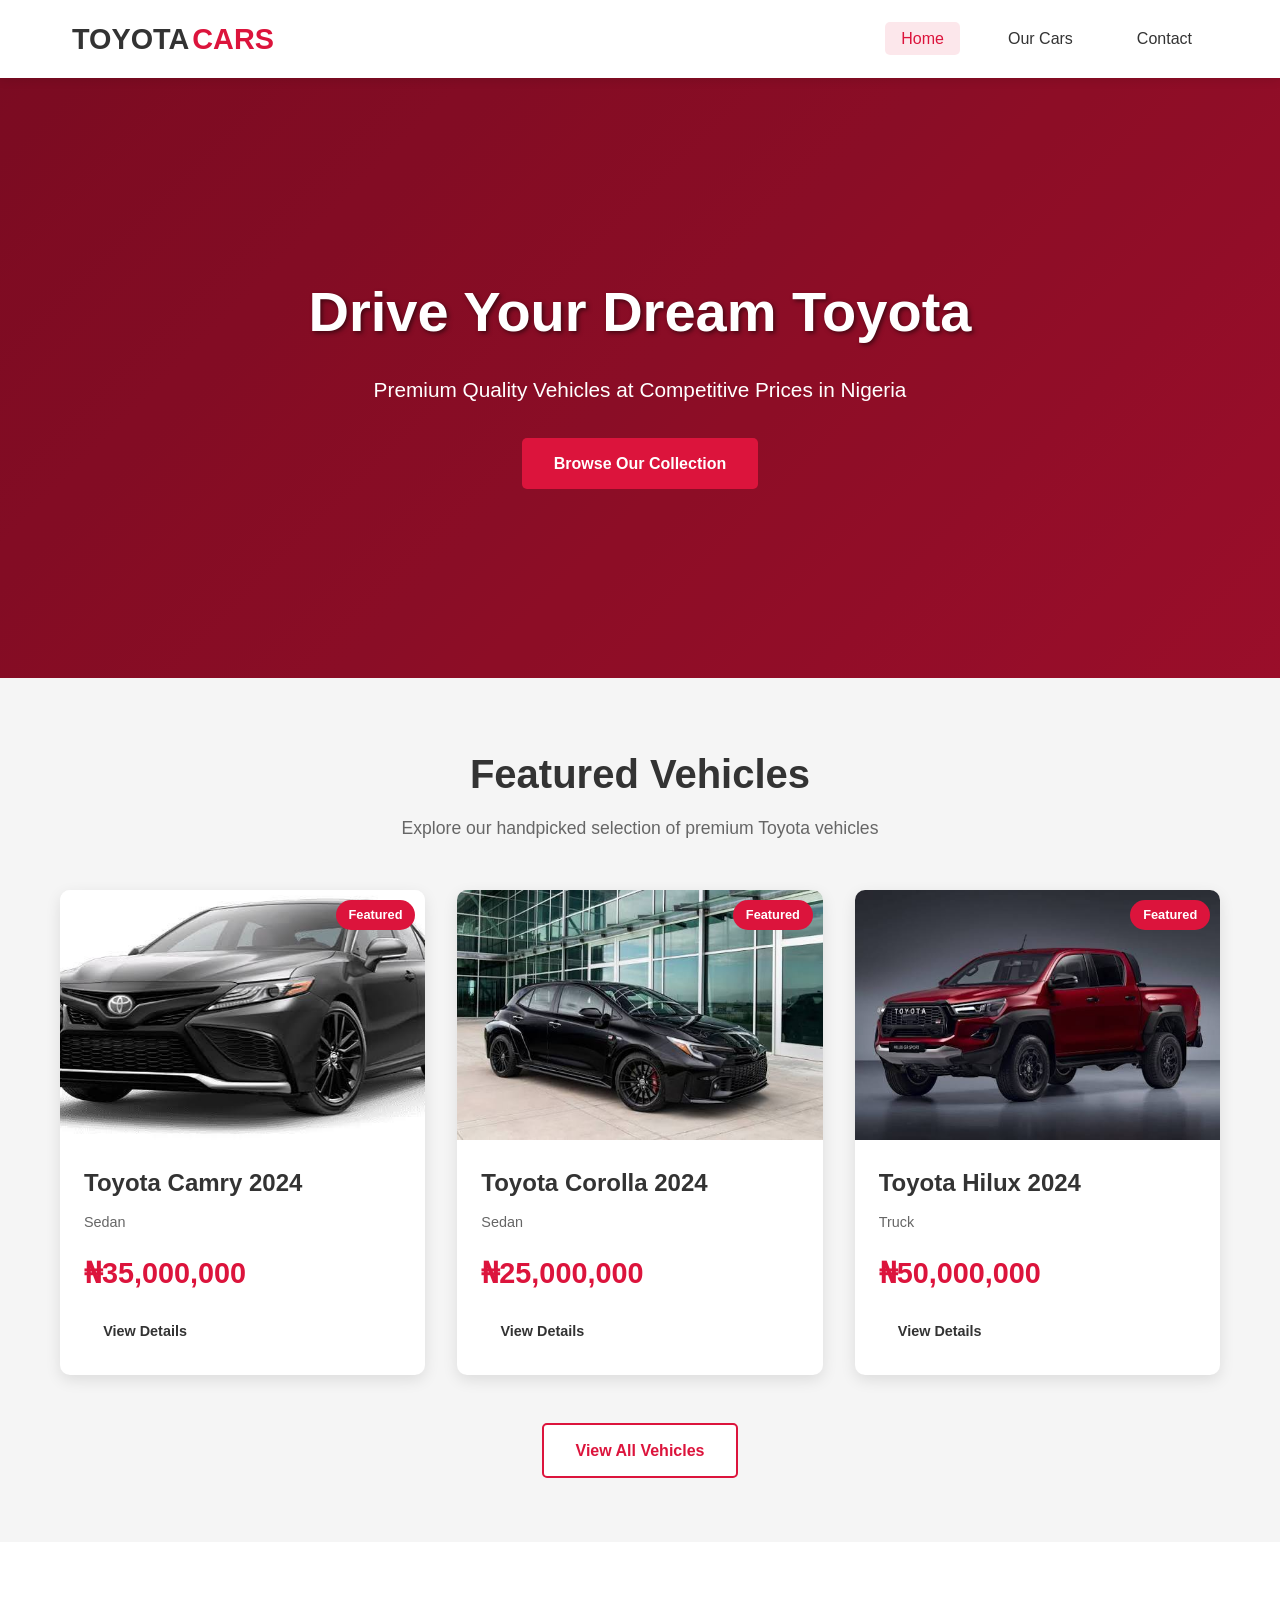
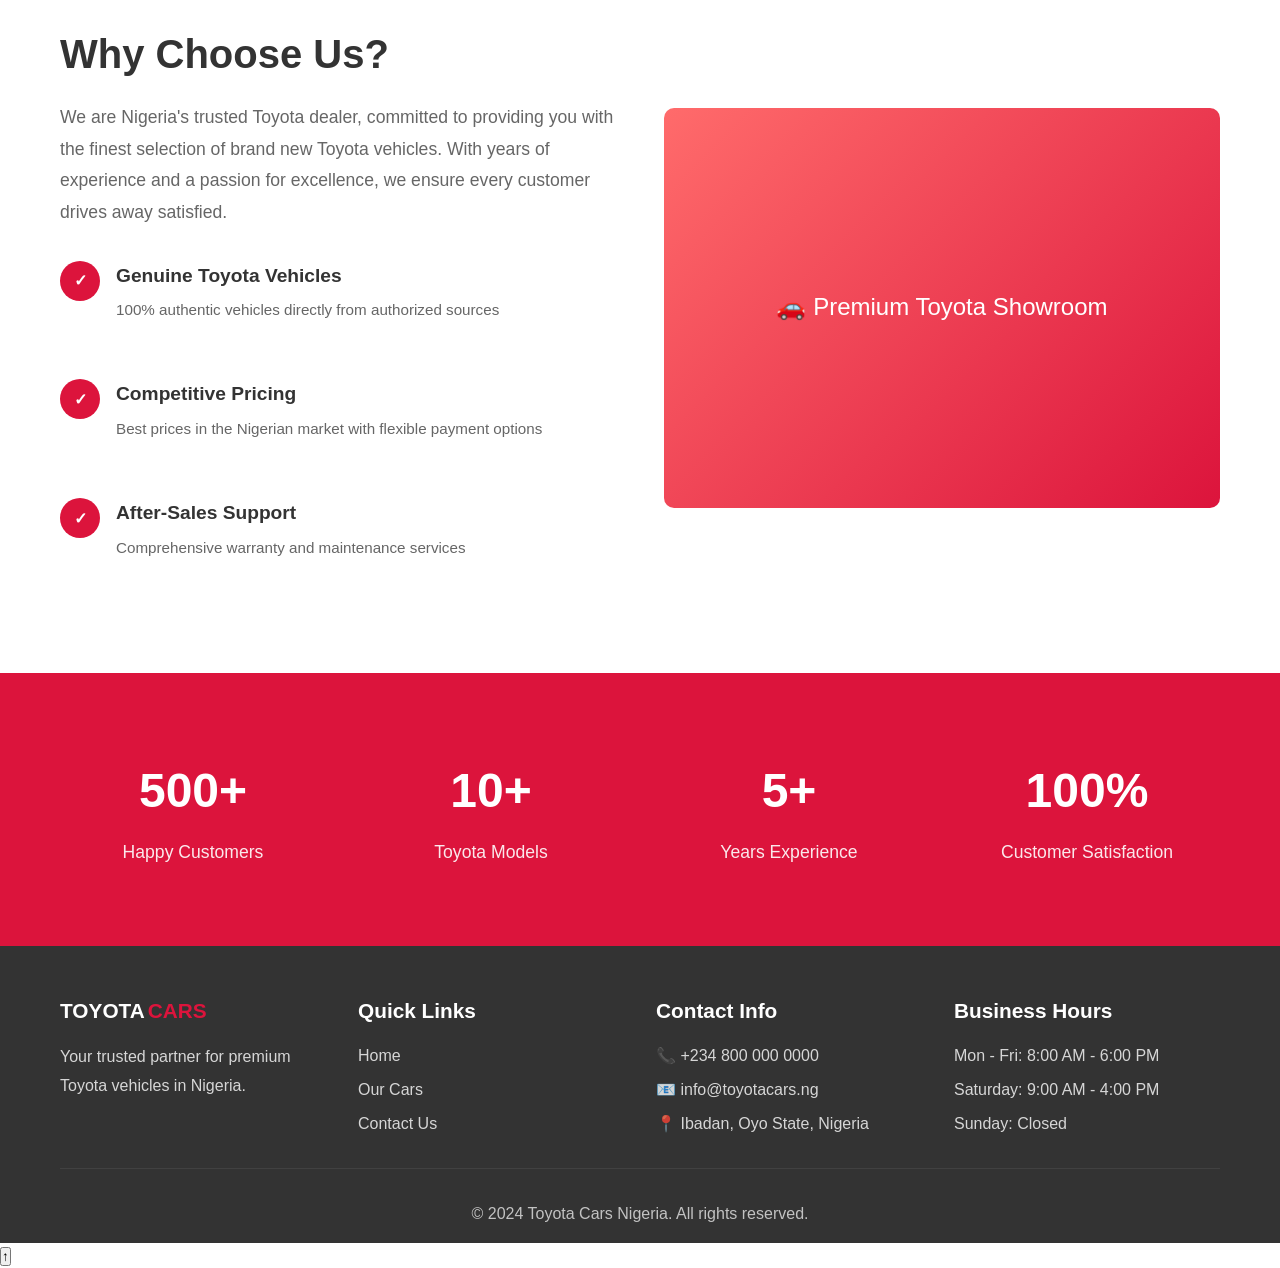
<file: index.html>
<!DOCTYPE html>
<html lang="en">
<head>
    <!-- Meta tags for character encoding and responsive design -->
    <meta charset="UTF-8">
    <meta name="viewport" content="width=device-width, initial-scale=1.0">
    <meta name="description" content="Premium Toyota vehicles in Nigeria. Browse our collection of brand new Toyota cars with competitive prices in Naira.">
    <meta name="keywords" content="Toyota Nigeria, Toyota cars, buy Toyota, Toyota prices Naira">
    
    <title>Toyota Cars Nigeria - Premium Vehicles</title>
    
    <!-- Link to external CSS file -->
    <link rel="stylesheet" href="css/styles.css">
</head>
<body>
    <!-- NAVIGATION HEADER -->
    <header class="main-header">
        <nav class="navbar">
            <!-- Logo/Brand Section -->
            <div class="nav-brand">
                <h1>TOYOTA<span class="brand-highlight">CARS</span></h1>
            </div>
            
            <!-- Hamburger Menu Icon for Mobile -->
            <div class="hamburger" id="hamburger">
                <span></span>
                <span></span>
                <span></span>
            </div>
            
            <!-- Navigation Links -->
            <ul class="nav-links" id="navLinks">
                <li><a href="index.html" class="active">Home</a></li>
                <li><a href="cars.html">Our Cars</a></li>
                <li><a href="contact.html">Contact</a></li>
            </ul>
        </nav>
    </header>

    <!-- HERO SECTION - Main Banner -->
    <section class="hero-section">
        <div class="hero-overlay"></div>
        <div class="hero-content">
            <h2 class="hero-title">Drive Your Dream Toyota</h2>
            <p class="hero-subtitle">Premium Quality Vehicles at Competitive Prices in Nigeria</p>
            <a href="cars.html" class="btn btn-primary">Browse Our Collection</a>
        </div>
    </section>

    <!-- FEATURED CARS SECTION -->
    <section class="featured-section">
        <div class="container">
            <!-- Section Header -->
            <div class="section-header">
                <h2 class="section-title">Featured Vehicles</h2>
                <p class="section-subtitle">Explore our handpicked selection of premium Toyota vehicles</p>
            </div>

            <!-- Cars Grid - Will be populated by JavaScript -->
            <div class="cars-grid" id="featuredCarsGrid">
                <!-- Car cards will be dynamically inserted here by JavaScript -->
                <div class="loading-message">Loading vehicles...</div>
            </div>

            <!-- View All Button -->
            <div class="view-all-container">
                <a href="cars.html" class="btn btn-secondary">View All Vehicles</a>
            </div>
        </div>
    </section>

    <!-- ABOUT SECTION -->
    <section class="about-section">
        <div class="container">
            <div class="about-content">
                <!-- About Text -->
                <div class="about-text">
                    <h2>Why Choose Us?</h2>
                    <p>We are Nigeria's trusted Toyota dealer, committed to providing you with the finest selection of brand new Toyota vehicles. With years of experience and a passion for excellence, we ensure every customer drives away satisfied.</p>
                    
                    <div class="features-list">
                        <div class="feature-item">
                            <div class="feature-icon">✓</div>
                            <div class="feature-text">
                                <h3>Genuine Toyota Vehicles</h3>
                                <p>100% authentic vehicles directly from authorized sources</p>
                            </div>
                        </div>
                        
                        <div class="feature-item">
                            <div class="feature-icon">✓</div>
                            <div class="feature-text">
                                <h3>Competitive Pricing</h3>
                                <p>Best prices in the Nigerian market with flexible payment options</p>
                            </div>
                        </div>
                        
                        <div class="feature-item">
                            <div class="feature-icon">✓</div>
                            <div class="feature-text">
                                <h3>After-Sales Support</h3>
                                <p>Comprehensive warranty and maintenance services</p>
                            </div>
                        </div>
                    </div>
                </div>
                
                <!-- About Image Placeholder -->
                <div class="about-image">
                    <div class="image-placeholder">
                        <p>🚗 Premium Toyota Showroom</p>
                    </div>
                </div>
            </div>
        </div>
    </section>

    <!-- STATS SECTION -->
    <section class="stats-section">
        <div class="container">
            <div class="stats-grid">
                <div class="stat-item">
                    <h3 class="stat-number">500+</h3>
                    <p class="stat-label">Happy Customers</p>
                </div>
                <div class="stat-item">
                    <h3 class="stat-number">10+</h3>
                    <p class="stat-label">Toyota Models</p>
                </div>
                <div class="stat-item">
                    <h3 class="stat-number">5+</h3>
                    <p class="stat-label">Years Experience</p>
                </div>
                <div class="stat-item">
                    <h3 class="stat-number">100%</h3>
                    <p class="stat-label">Customer Satisfaction</p>
                </div>
            </div>
        </div>
    </section>

    <!-- FOOTER -->
    <footer class="main-footer">
        <div class="container">
            <div class="footer-content">
                <!-- Company Info -->
                <div class="footer-section">
                    <h3>TOYOTA<span class="brand-highlight">CARS</span></h3>
                    <p>Your trusted partner for premium Toyota vehicles in Nigeria.</p>
                </div>
                
                <!-- Quick Links -->
                <div class="footer-section">
                    <h4>Quick Links</h4>
                    <ul>
                        <li><a href="index.html">Home</a></li>
                        <li><a href="cars.html">Our Cars</a></li>
                        <li><a href="contact.html">Contact Us</a></li>
                    </ul>
                </div>
                
                <!-- Contact Info -->
                <div class="footer-section">
                    <h4>Contact Info</h4>
                    <ul>
                        <li>📞 +234 800 000 0000</li>
                        <li>📧 info@toyotacars.ng</li>
                        <li>📍 Ibadan, Oyo State, Nigeria</li>
                    </ul>
                </div>
                
                <!-- Business Hours -->
                <div class="footer-section">
                    <h4>Business Hours</h4>
                    <ul>
                        <li>Mon - Fri: 8:00 AM - 6:00 PM</li>
                        <li>Saturday: 9:00 AM - 4:00 PM</li>
                        <li>Sunday: Closed</li>
                    </ul>
                </div>
            </div>
            
            <!-- Copyright -->
            <div class="footer-bottom">
                <p>&copy; 2024 Toyota Cars Nigeria. All rights reserved.</p>
            </div>
        </div>
    </footer>

    <!-- Link to JavaScript files -->
    <script src="js/cars-data.js"></script>
    <script src="js/main.js"></script>
</body>
</html>
</file>
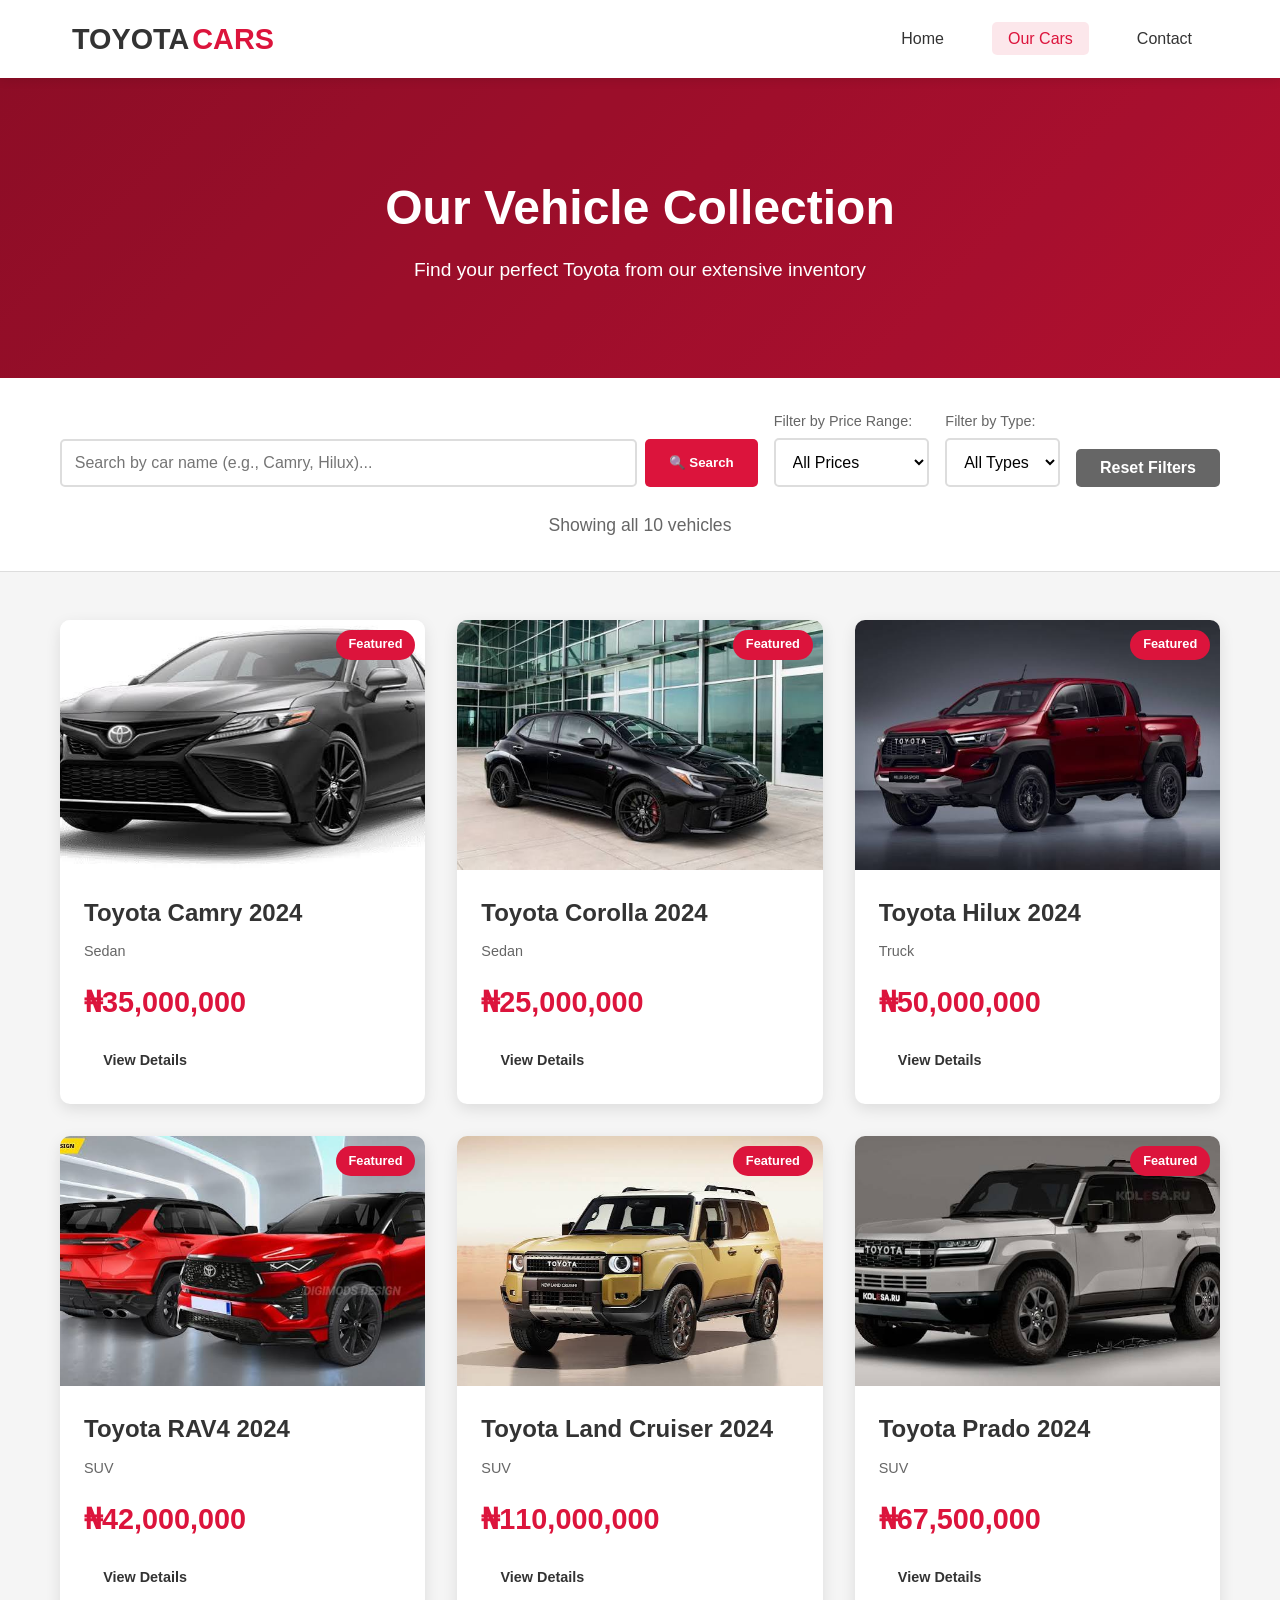
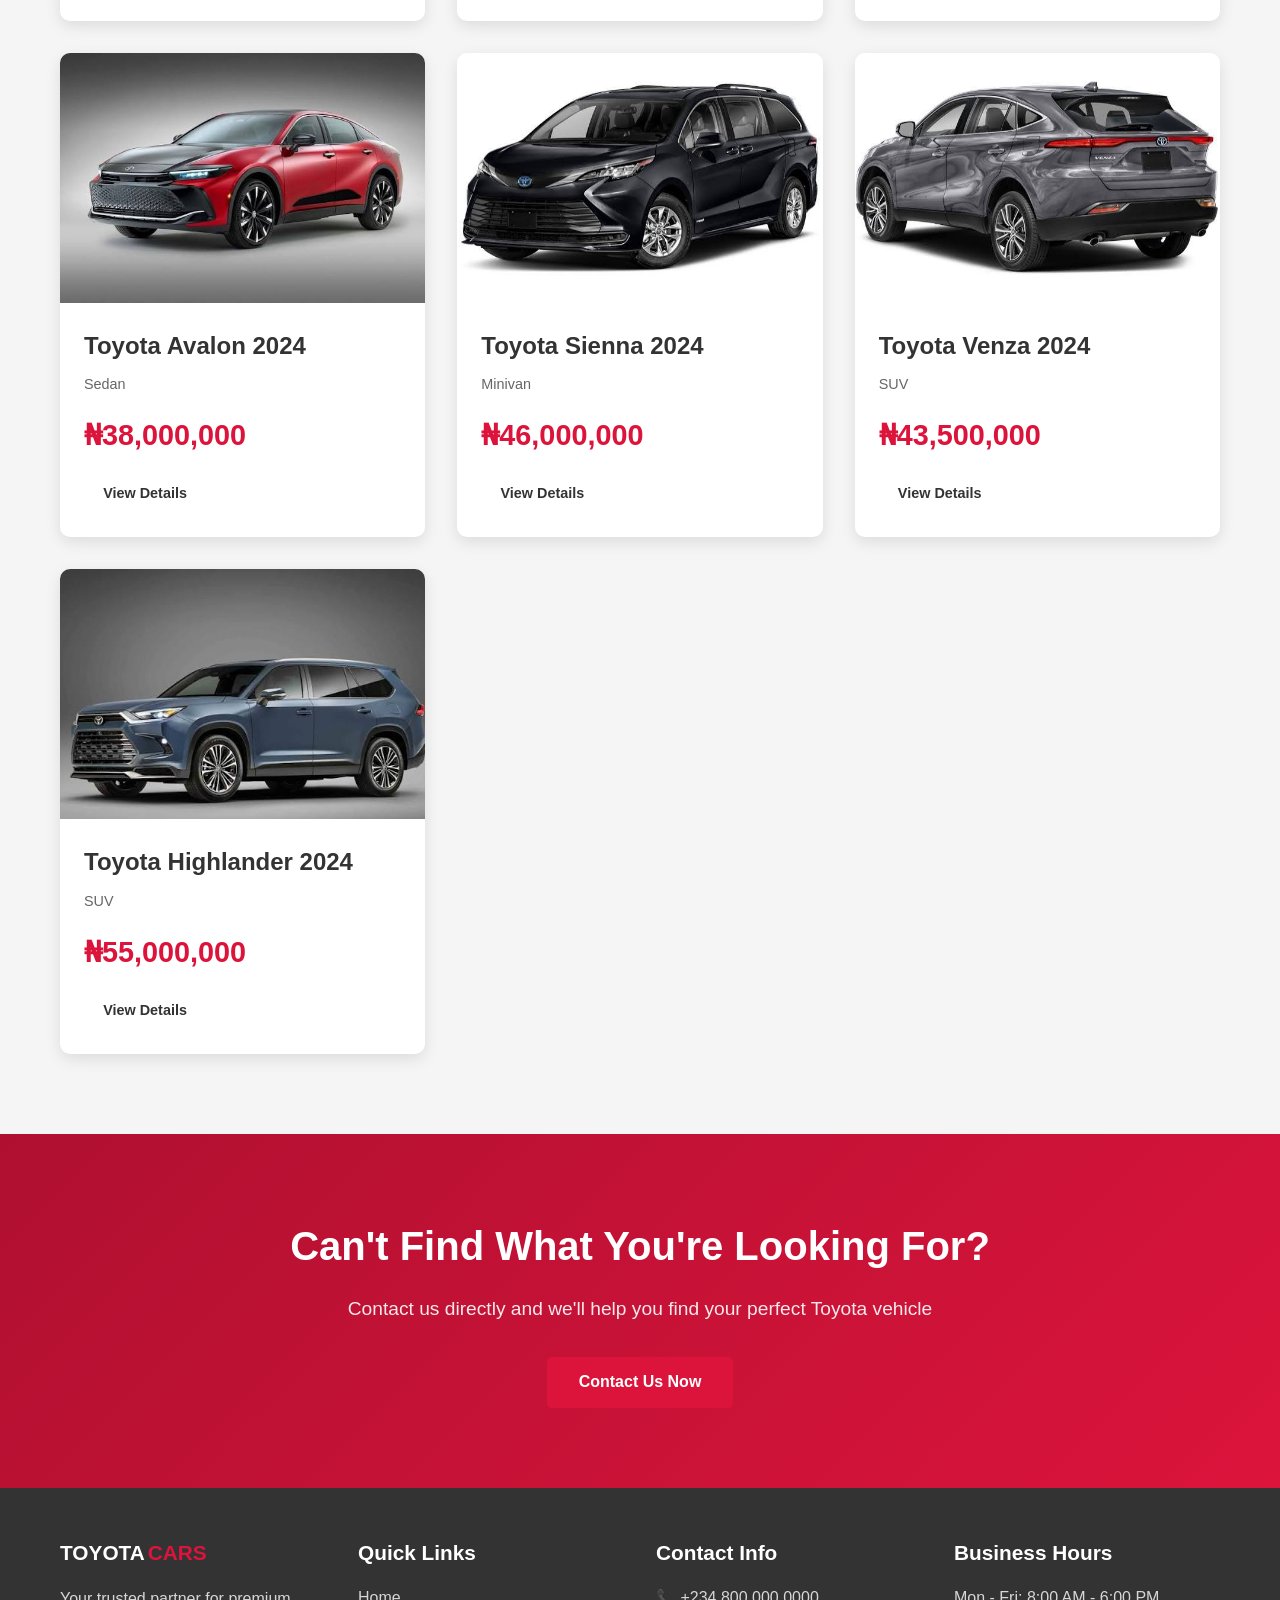
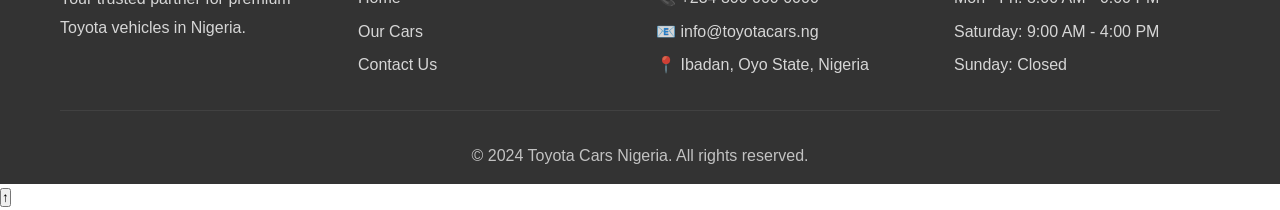
<file: cars.html>
<!DOCTYPE html>
<html lang="en">
<head>
    <!-- Meta tags for character encoding and responsive design -->
    <meta charset="UTF-8">
    <meta name="viewport" content="width=device-width, initial-scale=1.0">
    <meta name="description" content="Browse our complete collection of Toyota vehicles. Find your perfect car with detailed specifications and prices in Naira.">
    <meta name="keywords" content="Toyota cars, Toyota inventory, buy Toyota Nigeria, Toyota models">
    
    <title>Our Cars - Toyota Cars Nigeria</title>
    
    <!-- Link to external CSS file -->
    <link rel="stylesheet" href="css/styles.css">
</head>
<body>
    <!-- NAVIGATION HEADER -->
    <header class="main-header">
        <nav class="navbar">
            <!-- Logo/Brand Section -->
            <div class="nav-brand">
                <h1>TOYOTA<span class="brand-highlight">CARS</span></h1>
            </div>
            
            <!-- Hamburger Menu Icon for Mobile -->
            <div class="hamburger" id="hamburger">
                <span></span>
                <span></span>
                <span></span>
            </div>
            
            <!-- Navigation Links -->
            <ul class="nav-links" id="navLinks">
                <li><a href="index.html">Home</a></li>
                <li><a href="cars.html" class="active">Our Cars</a></li>
                <li><a href="contact.html">Contact</a></li>
            </ul>
        </nav>
    </header>

    <!-- PAGE HEADER/BANNER -->
    <section class="page-header">
        <div class="page-header-overlay"></div>
        <div class="page-header-content">
            <h1>Our Vehicle Collection</h1>
            <p>Find your perfect Toyota from our extensive inventory</p>
        </div>
    </section>

    <!-- FILTERS AND SEARCH SECTION -->
    <section class="filters-section">
        <div class="container">
            <div class="filters-container">
                <!-- Search Bar -->
                <div class="search-box">
                    <input 
                        type="text" 
                        id="searchInput" 
                        placeholder="Search by car name (e.g., Camry, Hilux)..."
                        class="search-input"
                    >
                    <button class="search-btn" id="searchBtn">
                        🔍 Search
                    </button>
                </div>

                <!-- Price Filter Dropdown -->
                <div class="filter-group">
                    <label for="priceFilter">Filter by Price Range:</label>
                    <select id="priceFilter" class="filter-select">
                        <option value="all">All Prices</option>
                        <option value="0-25000000">Under ₦25M</option>
                        <option value="25000000-40000000">₦25M - ₦40M</option>
                        <option value="40000000-60000000">₦40M - ₦60M</option>
                        <option value="60000000-100000000">₦60M - ₦100M</option>
                        <option value="100000000-999999999">Above ₦100M</option>
                    </select>
                </div>

                <!-- Category Filter Dropdown -->
                <div class="filter-group">
                    <label for="categoryFilter">Filter by Type:</label>
                    <select id="categoryFilter" class="filter-select">
                        <option value="all">All Types</option>
                        <option value="Sedan">Sedan</option>
                        <option value="SUV">SUV</option>
                        <option value="Truck">Truck</option>
                        <option value="Minivan">Minivan</option>
                    </select>
                </div>

                <!-- Reset Filters Button -->
                <div class="filter-group">
                    <button class="btn btn-reset" id="resetBtn">Reset Filters</button>
                </div>
            </div>

            <!-- Results Count Display -->
            <div class="results-info">
                <p id="resultsCount">Showing all vehicles</p>
            </div>
        </div>
    </section>

    <!-- CARS GRID SECTION -->
    <section class="cars-catalog-section">
        <div class="container">
            <!-- Cars Grid - Will be populated by JavaScript -->
            <div class="cars-grid" id="allCarsGrid">
                <!-- Car cards will be dynamically inserted here by JavaScript -->
                <div class="loading-message">Loading vehicles...</div>
            </div>

            <!-- No Results Message (Hidden by default) -->
            <div class="no-results" id="noResults" style="display: none;">
                <div class="no-results-icon">🚗</div>
                <h3>No vehicles found</h3>
                <p>Try adjusting your search or filter criteria</p>
                <button class="btn btn-primary" id="clearSearch">Clear Search</button>
            </div>
        </div>
    </section>

    <!-- CALL TO ACTION SECTION -->
    <section class="cta-section">
        <div class="container">
            <div class="cta-content">
                <h2>Can't Find What You're Looking For?</h2>
                <p>Contact us directly and we'll help you find your perfect Toyota vehicle</p>
                <a href="contact.html" class="btn btn-primary">Contact Us Now</a>
            </div>
        </div>
    </section>

    <!-- FOOTER -->
    <footer class="main-footer">
        <div class="container">
            <div class="footer-content">
                <!-- Company Info -->
                <div class="footer-section">
                    <h3>TOYOTA<span class="brand-highlight">CARS</span></h3>
                    <p>Your trusted partner for premium Toyota vehicles in Nigeria.</p>
                </div>
                
                <!-- Quick Links -->
                <div class="footer-section">
                    <h4>Quick Links</h4>
                    <ul>
                        <li><a href="index.html">Home</a></li>
                        <li><a href="cars.html">Our Cars</a></li>
                        <li><a href="contact.html">Contact Us</a></li>
                    </ul>
                </div>
                
                <!-- Contact Info -->
                <div class="footer-section">
                    <h4>Contact Info</h4>
                    <ul>
                        <li>📞 +234 800 000 0000</li>
                        <li>📧 info@toyotacars.ng</li>
                        <li>📍 Ibadan, Oyo State, Nigeria</li>
                    </ul>
                </div>
                
                <!-- Business Hours -->
                <div class="footer-section">
                    <h4>Business Hours</h4>
                    <ul>
                        <li>Mon - Fri: 8:00 AM - 6:00 PM</li>
                        <li>Saturday: 9:00 AM - 4:00 PM</li>
                        <li>Sunday: Closed</li>
                    </ul>
                </div>
            </div>
            
            <!-- Copyright -->
            <div class="footer-bottom">
                <p>&copy; 2024 Toyota Cars Nigeria. All rights reserved.</p>
            </div>
        </div>
    </footer>

    <!-- Link to JavaScript files -->
    <script src="js/cars-data.js"></script>
    <script src="js/main.js"></script>
    
    <!-- Additional JavaScript for cars page functionality -->
    <script>
        // This script handles the filtering and search functionality on the cars page
        
        // Wait for DOM to be fully loaded
        document.addEventListener('DOMContentLoaded', function() {
            const allCarsGrid = document.getElementById('allCarsGrid');
            const searchInput = document.getElementById('searchInput');
            const searchBtn = document.getElementById('searchBtn');
            const priceFilter = document.getElementById('priceFilter');
            const categoryFilter = document.getElementById('categoryFilter');
            const resetBtn = document.getElementById('resetBtn');
            const resultsCount = document.getElementById('resultsCount');
            const noResults = document.getElementById('noResults');
            const clearSearch = document.getElementById('clearSearch');

            // Display all cars on page load
            displayAllCars();

            // Function to display all cars
            function displayAllCars() {
                allCarsGrid.innerHTML = ''; // Clear loading message
                
                if (typeof carsData === 'undefined' || carsData.length === 0) {
                    allCarsGrid.innerHTML = '<p class="error-message">Unable to load vehicles. Please refresh the page.</p>';
                    return;
                }

                carsData.forEach(car => {
                    const carCard = createCarCard(car);
                    allCarsGrid.appendChild(carCard);
                });

                updateResultsCount(carsData.length);
            }

            // Function to create a car card element
            function createCarCard(car) {
                const card = document.createElement('div');
                card.className = 'car-card';
                
                card.innerHTML = `
                    <div class="car-image">
                        <img src="${car.image}" alt="${car.name}" onerror="this.onerror=null;this.src='images/placeholder-car.svg'">
                        ${car.featured ? '<span class="featured-badge">Featured</span>' : ''}
                    </div>
                    <div class="car-info">
                        <h3 class="car-name">${car.name}</h3>
                        <p class="car-category">${car.category}</p>
                        <p class="car-price">₦${car.price.toLocaleString()}</p>
                        <a href="cars-details.html?id=${car.id}" class="btn btn-small">View Details</a>
                    </div>
                `;
                
                return card;
            }

            // Search functionality
            function performSearch() {
                const searchTerm = searchInput.value.toLowerCase().trim();
                const priceRange = priceFilter.value;
                const category = categoryFilter.value;

                let filteredCars = carsData;

                // Filter by search term
                if (searchTerm) {
                    filteredCars = filteredCars.filter(car => 
                        car.name.toLowerCase().includes(searchTerm) ||
                        car.category.toLowerCase().includes(searchTerm)
                    );
                }

                // Filter by price range
                if (priceRange !== 'all') {
                    const [minPrice, maxPrice] = priceRange.split('-').map(Number);
                    filteredCars = filteredCars.filter(car => 
                        car.price >= minPrice && car.price <= maxPrice
                    );
                }

                // Filter by category
                if (category !== 'all') {
                    filteredCars = filteredCars.filter(car => car.category === category);
                }

                // Display filtered results
                displayFilteredCars(filteredCars);
            }

            // Function to display filtered cars
            function displayFilteredCars(cars) {
                allCarsGrid.innerHTML = '';

                if (cars.length === 0) {
                    noResults.style.display = 'block';
                    allCarsGrid.style.display = 'none';
                    updateResultsCount(0);
                } else {
                    noResults.style.display = 'none';
                    allCarsGrid.style.display = 'grid';
                    
                    cars.forEach(car => {
                        const carCard = createCarCard(car);
                        allCarsGrid.appendChild(carCard);
                    });

                    updateResultsCount(cars.length);
                }
            }

            // Update results count display
            function updateResultsCount(count) {
                if (count === carsData.length) {
                    resultsCount.textContent = `Showing all ${count} vehicles`;
                } else {
                    resultsCount.textContent = `Showing ${count} of ${carsData.length} vehicles`;
                }
            }

            // Reset all filters
            function resetFilters() {
                searchInput.value = '';
                priceFilter.value = 'all';
                categoryFilter.value = 'all';
                noResults.style.display = 'none';
                allCarsGrid.style.display = 'grid';
                displayAllCars();
            }

            // Event listeners
            searchBtn.addEventListener('click', performSearch);
            searchInput.addEventListener('keyup', function(e) {
                if (e.key === 'Enter') {
                    performSearch();
                }
            });
            priceFilter.addEventListener('change', performSearch);
            categoryFilter.addEventListener('change', performSearch);
            resetBtn.addEventListener('click', resetFilters);
            clearSearch.addEventListener('click', resetFilters);
        });
    </script>
</body>
</html>
</file>
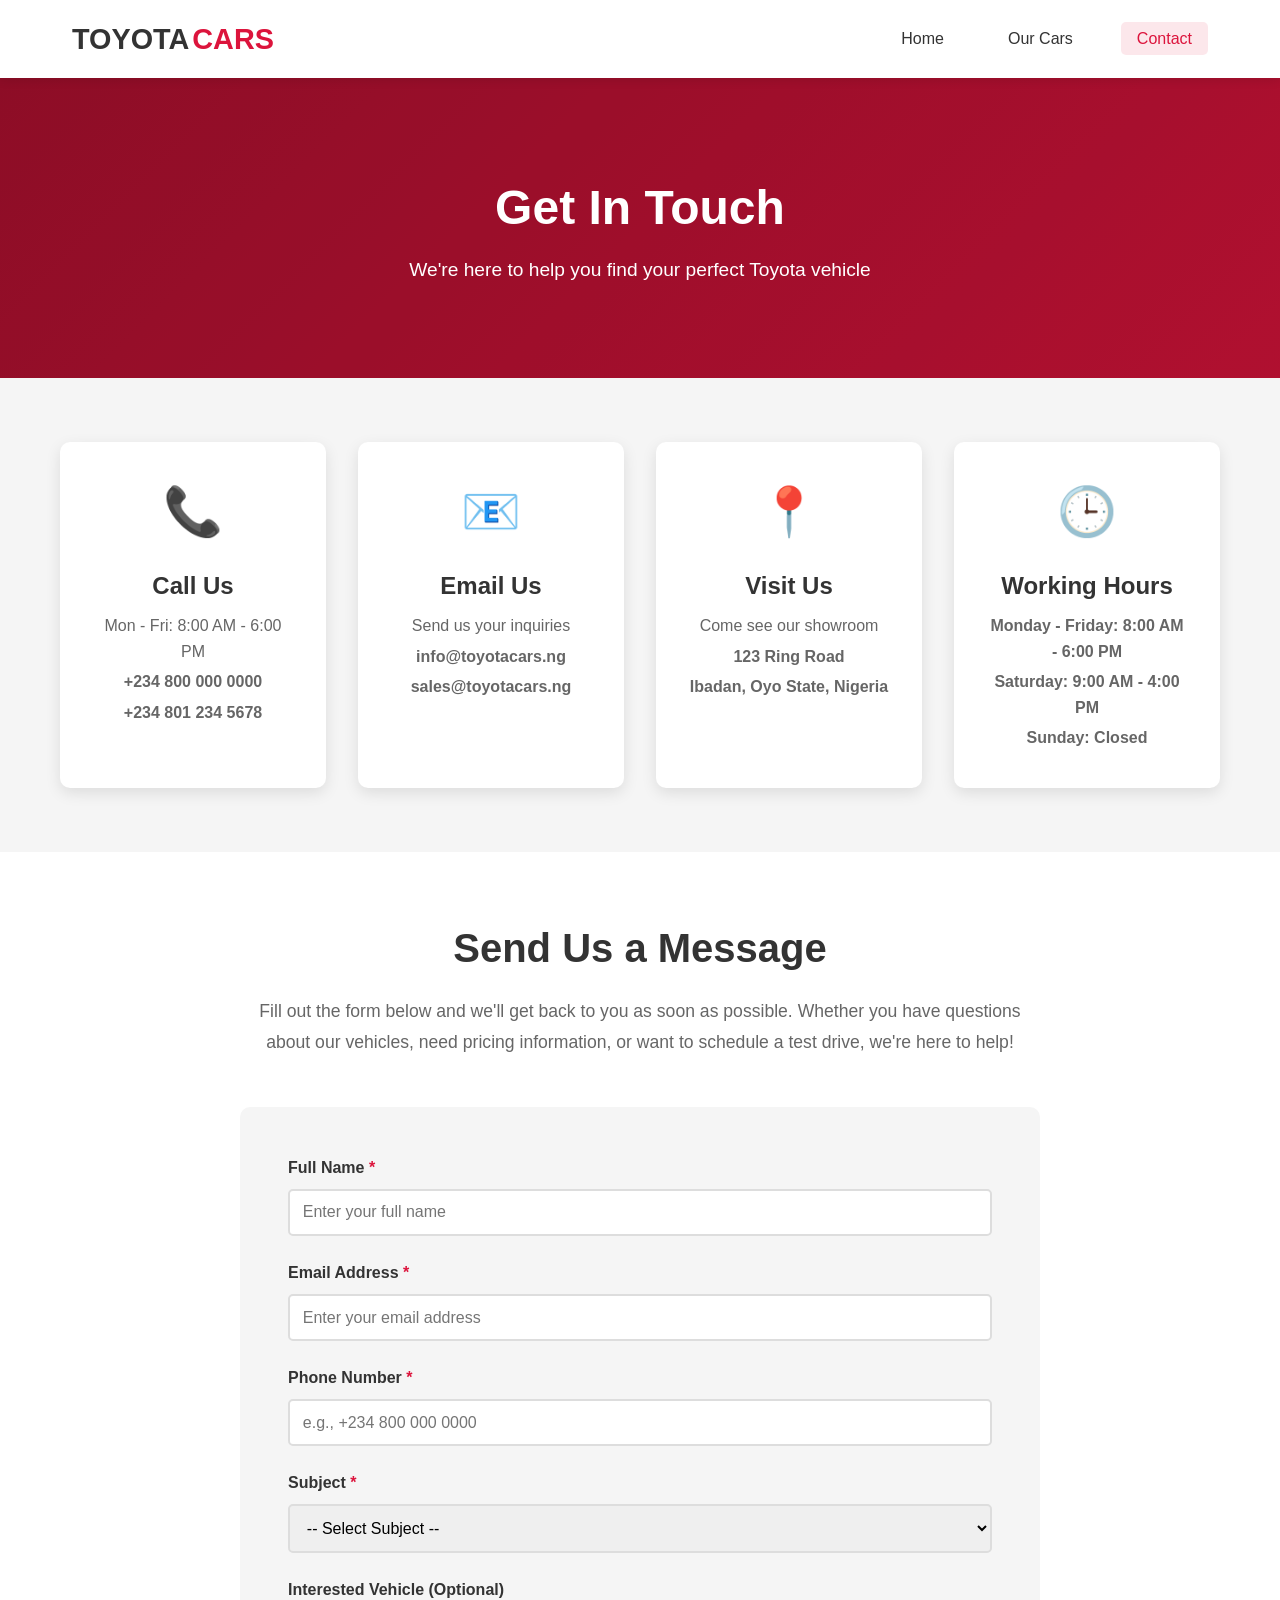
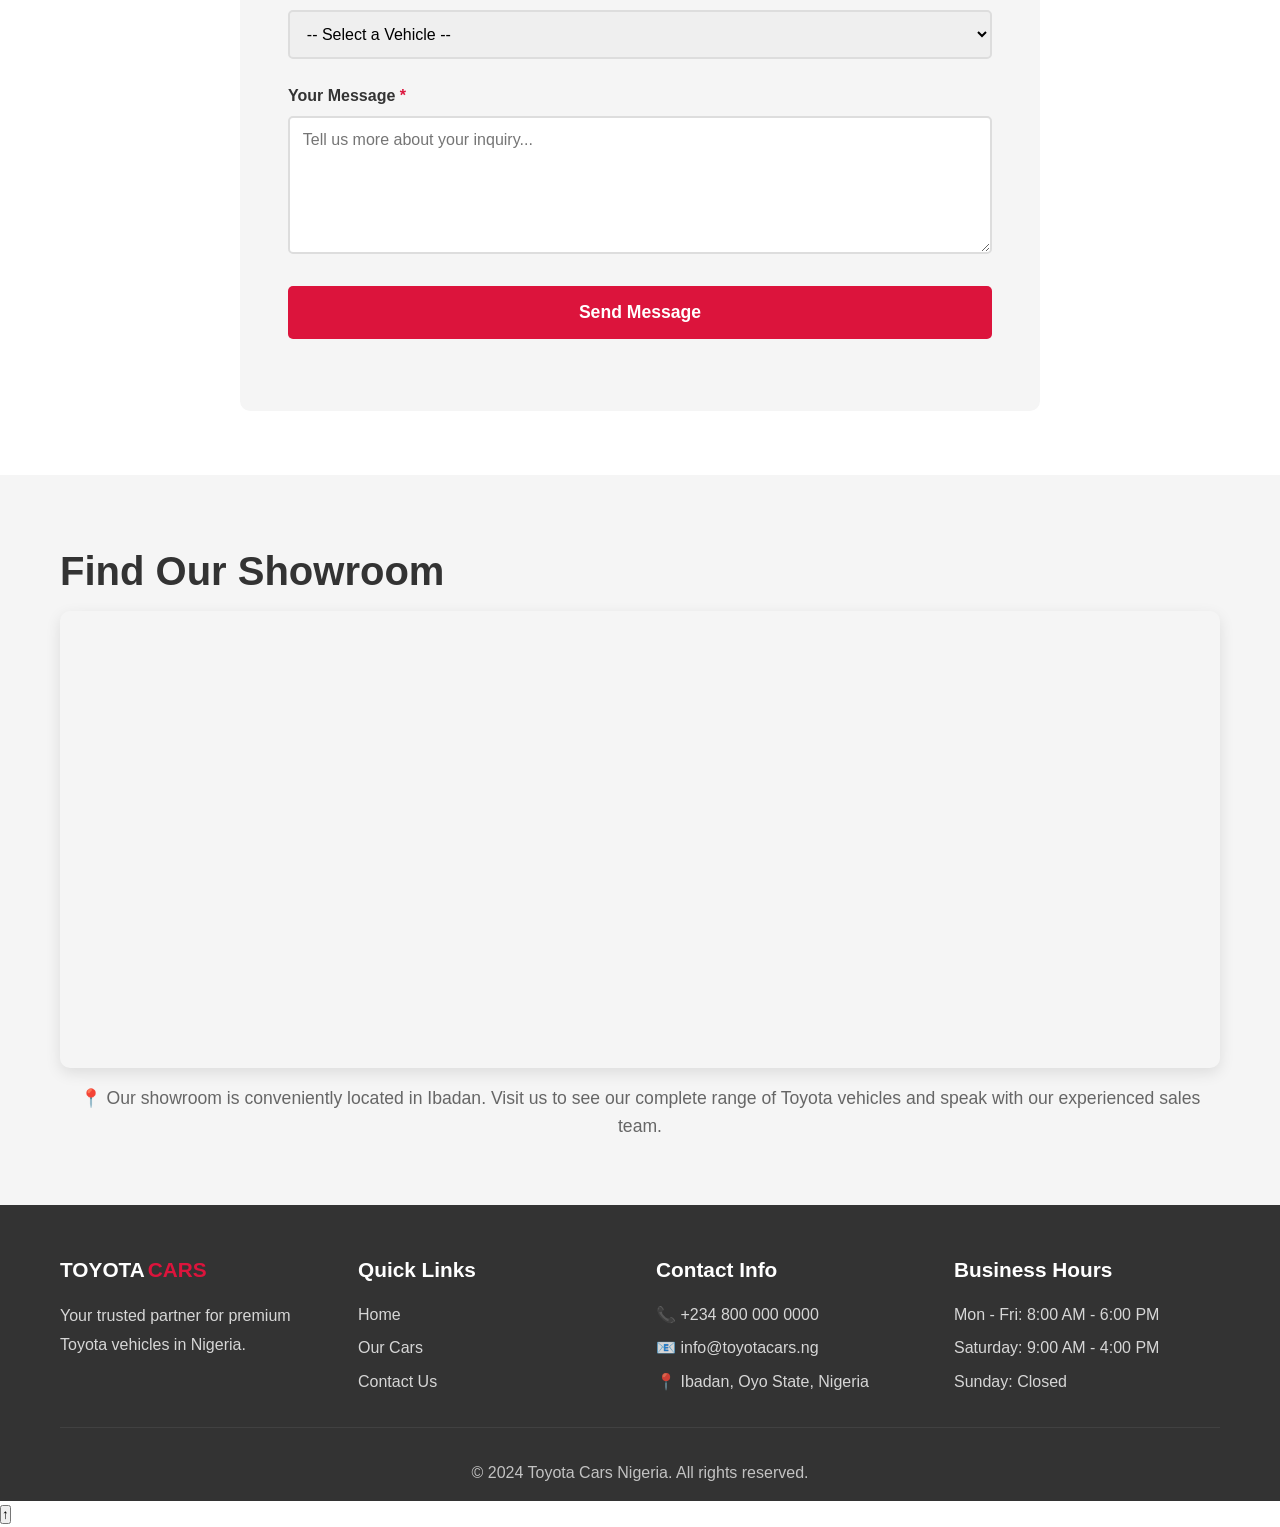
<file: contact.html>
<!DOCTYPE html>
<html lang="en">
<head>
    <!-- Meta tags for character encoding and responsive design -->
    <meta charset="UTF-8">
    <meta name="viewport" content="width=device-width, initial-scale=1.0">
    <meta name="description" content="Contact Toyota Cars Nigeria. Get in touch with us for inquiries, test drives, and vehicle purchases.">
    <meta name="keywords" content="Contact Toyota Nigeria, Toyota dealer contact, buy Toyota">
    
    <title>Contact Us - Toyota Cars Nigeria</title>
    
    <!-- Link to external CSS file -->
    <link rel="stylesheet" href="css/styles.css">
</head>
<body>
    <!-- NAVIGATION HEADER -->
    <header class="main-header">
        <nav class="navbar">
            <!-- Logo/Brand Section -->
            <div class="nav-brand">
                <h1>TOYOTA<span class="brand-highlight">CARS</span></h1>
            </div>
            
            <!-- Hamburger Menu Icon for Mobile -->
            <div class="hamburger" id="hamburger">
                <span></span>
                <span></span>
                <span></span>
            </div>
            
            <!-- Navigation Links -->
            <ul class="nav-links" id="navLinks">
                <li><a href="index.html">Home</a></li>
                <li><a href="cars.html">Our Cars</a></li>
                <li><a href="contact.html" class="active">Contact</a></li>
            </ul>
        </nav>
    </header>

    <!-- PAGE HEADER/BANNER -->
    <section class="page-header">
        <div class="page-header-overlay"></div>
        <div class="page-header-content">
            <h1>Get In Touch</h1>
            <p>We're here to help you find your perfect Toyota vehicle</p>
        </div>
    </section>

    <!-- CONTACT INFORMATION SECTION -->
    <section class="contact-info-section">
        <div class="container">
            <div class="contact-info-grid">
                
                <!-- Phone Contact Card -->
                <div class="contact-info-card">
                    <div class="contact-icon">📞</div>
                    <h3>Call Us</h3>
                    <p>Mon - Fri: 8:00 AM - 6:00 PM</p>
                    <p class="contact-detail">+234 800 000 0000</p>
                    <p class="contact-detail">+234 801 234 5678</p>
                </div>

                <!-- Email Contact Card -->
                <div class="contact-info-card">
                    <div class="contact-icon">📧</div>
                    <h3>Email Us</h3>
                    <p>Send us your inquiries</p>
                    <p class="contact-detail">info@toyotacars.ng</p>
                    <p class="contact-detail">sales@toyotacars.ng</p>
                </div>

                <!-- Location Contact Card -->
                <div class="contact-info-card">
                    <div class="contact-icon">📍</div>
                    <h3>Visit Us</h3>
                    <p>Come see our showroom</p>
                    <p class="contact-detail">123 Ring Road</p>
                    <p class="contact-detail">Ibadan, Oyo State, Nigeria</p>
                </div>

                <!-- Working Hours Card -->
                <div class="contact-info-card">
                    <div class="contact-icon">🕒</div>
                    <h3>Working Hours</h3>
                    <p class="contact-detail">Monday - Friday: 8:00 AM - 6:00 PM</p>
                    <p class="contact-detail">Saturday: 9:00 AM - 4:00 PM</p>
                    <p class="contact-detail">Sunday: Closed</p>
                </div>
            </div>
        </div>
    </section>

    <!-- CONTACT FORM SECTION -->
    <section class="contact-form-section">
        <div class="container">
            <div class="contact-form-wrapper">
                
                <!-- Form Introduction -->
                <div class="form-intro">
                    <h2>Send Us a Message</h2>
                    <p>Fill out the form below and we'll get back to you as soon as possible. Whether you have questions about our vehicles, need pricing information, or want to schedule a test drive, we're here to help!</p>
                </div>

                <!-- Contact Form -->
                <form id="contactForm" class="contact-form">
                    
                    <!-- Name Input -->
                    <div class="form-group">
                        <label for="fullName">Full Name <span class="required">*</span></label>
                        <input 
                            type="text" 
                            id="fullName" 
                            name="fullName" 
                            placeholder="Enter your full name"
                            required
                            class="form-input"
                        >
                    </div>

                    <!-- Email Input -->
                    <div class="form-group">
                        <label for="email">Email Address <span class="required">*</span></label>
                        <input 
                            type="email" 
                            id="email" 
                            name="email" 
                            placeholder="Enter your email address"
                            required
                            class="form-input"
                        >
                    </div>

                    <!-- Phone Input -->
                    <div class="form-group">
                        <label for="phone">Phone Number <span class="required">*</span></label>
                        <input 
                            type="tel" 
                            id="phone" 
                            name="phone" 
                            placeholder="e.g., +234 800 000 0000"
                            required
                            class="form-input"
                        >
                    </div>

                    <!-- Subject/Interest Dropdown -->
                    <div class="form-group">
                        <label for="subject">Subject <span class="required">*</span></label>
                        <select 
                            id="subject" 
                            name="subject" 
                            required
                            class="form-select"
                        >
                            <option value="">-- Select Subject --</option>
                            <option value="general">General Inquiry</option>
                            <option value="purchase">Vehicle Purchase</option>
                            <option value="test-drive">Schedule Test Drive</option>
                            <option value="financing">Financing Options</option>
                            <option value="trade-in">Trade-In Inquiry</option>
                            <option value="service">After-Sales Service</option>
                            <option value="other">Other</option>
                        </select>
                    </div>

                    <!-- Interested Vehicle (Optional) -->
                    <div class="form-group">
                        <label for="interestedCar">Interested Vehicle (Optional)</label>
                        <select 
                            id="interestedCar" 
                            name="interestedCar"
                            class="form-select"
                        >
                            <option value="">-- Select a Vehicle --</option>
                            <option value="camry">Toyota Camry</option>
                            <option value="corolla">Toyota Corolla</option>
                            <option value="hilux">Toyota Hilux</option>
                            <option value="rav4">Toyota RAV4</option>
                            <option value="landcruiser">Toyota Land Cruiser</option>
                            <option value="prado">Toyota Prado</option>
                            <option value="avalon">Toyota Avalon</option>
                            <option value="sienna">Toyota Sienna</option>
                            <option value="venza">Toyota Venza</option>
                            <option value="highlander">Toyota Highlander</option>
                        </select>
                    </div>

                    <!-- Message Textarea -->
                    <div class="form-group">
                        <label for="message">Your Message <span class="required">*</span></label>
                        <textarea 
                            id="message" 
                            name="message" 
                            rows="6"
                            placeholder="Tell us more about your inquiry..."
                            required
                            class="form-textarea"
                        ></textarea>
                    </div>

                    <!-- Submit Button -->
                    <div class="form-group">
                        <button type="submit" class="btn btn-primary btn-large btn-block">
                            Send Message
                        </button>
                    </div>

                    <!-- Success Message (Hidden by default) -->
                    <div id="successMessage" class="form-message success-message" style="display: none;">
                        <p>✓ Thank you! Your message has been sent successfully. We'll get back to you soon.</p>
                    </div>

                    <!-- Error Message (Hidden by default) -->
                    <div id="errorMessage" class="form-message error-message" style="display: none;">
                        <p>✗ Oops! Something went wrong. Please try again.</p>
                    </div>
                </form>
            </div>
        </div>
    </section>

    <!-- MAP SECTION -->
    <section class="map-section">
        <div class="container">
            <h2 class="section-title">Find Our Showroom</h2>
            
            <!-- Embedded Google Map Placeholder -->
            <div class="map-container">
                <iframe 
                    src="https://www.google.com/maps/embed?pb=!1m18!1m12!1m3!1d3956.265967085891!2d3.8989!3d7.3775!2m3!1f0!2f0!3f0!3m2!1i1024!2i768!4f13.1!3m3!1m2!1s0x0%3A0x0!2zN8KwMjInMzkuMCJOIDPCsDUzJzU2LjAiRQ!5e0!3m2!1sen!2sng!4v1234567890"
                    width="100%" 
                    height="450" 
                    style="border:0;" 
                    allowfullscreen="" 
                    loading="lazy"
                    title="Toyota Cars Nigeria Location">
                </iframe>
            </div>

            <!-- Map Info Text -->
            <div class="map-info">
                <p>📍 Our showroom is conveniently located in Ibadan. Visit us to see our complete range of Toyota vehicles and speak with our experienced sales team.</p>
            </div>
        </div>
    </section>

    <!-- FOOTER -->
    <footer class="main-footer">
        <div class="container">
            <div class="footer-content">
                <!-- Company Info -->
                <div class="footer-section">
                    <h3>TOYOTA<span class="brand-highlight">CARS</span></h3>
                    <p>Your trusted partner for premium Toyota vehicles in Nigeria.</p>
                </div>
                
                <!-- Quick Links -->
                <div class="footer-section">
                    <h4>Quick Links</h4>
                    <ul>
                        <li><a href="index.html">Home</a></li>
                        <li><a href="cars.html">Our Cars</a></li>
                        <li><a href="contact.html">Contact Us</a></li>
                    </ul>
                </div>
                
                <!-- Contact Info -->
                <div class="footer-section">
                    <h4>Contact Info</h4>
                    <ul>
                        <li>📞 +234 800 000 0000</li>
                        <li>📧 info@toyotacars.ng</li>
                        <li>📍 Ibadan, Oyo State, Nigeria</li>
                    </ul>
                </div>
                
                <!-- Business Hours -->
                <div class="footer-section">
                    <h4>Business Hours</h4>
                    <ul>
                        <li>Mon - Fri: 8:00 AM - 6:00 PM</li>
                        <li>Saturday: 9:00 AM - 4:00 PM</li>
                        <li>Sunday: Closed</li>
                    </ul>
                </div>
            </div>
            
            <!-- Copyright -->
            <div class="footer-bottom">
                <p>&copy; 2024 Toyota Cars Nigeria. All rights reserved.</p>
            </div>
        </div>
    </footer>

    <!-- Link to JavaScript files -->
    <script src="js/cars-data.js"></script>
    <script src="js/main.js"></script>

    <!-- Contact Form JavaScript -->
    <script>
        // Handle contact form submission
        document.addEventListener('DOMContentLoaded', function() {
            const contactForm = document.getElementById('contactForm');
            const successMessage = document.getElementById('successMessage');
            const errorMessage = document.getElementById('errorMessage');

            contactForm.addEventListener('submit', function(e) {
                e.preventDefault(); // Prevent default form submission

                // Hide any previous messages
                successMessage.style.display = 'none';
                errorMessage.style.display = 'none';

                // Get form values
                const formData = {
                    fullName: document.getElementById('fullName').value,
                    email: document.getElementById('email').value,
                    phone: document.getElementById('phone').value,
                    subject: document.getElementById('subject').value,
                    interestedCar: document.getElementById('interestedCar').value,
                    message: document.getElementById('message').value
                };

                // Basic validation
                if (!formData.fullName || !formData.email || !formData.phone || !formData.subject || !formData.message) {
                    errorMessage.textContent = '✗ Please fill in all required fields.';
                    errorMessage.style.display = 'block';
                    return;
                }

                // Email validation
                const emailRegex = /^[^\s@]+@[^\s@]+\.[^\s@]+$/;
                if (!emailRegex.test(formData.email)) {
                    errorMessage.textContent = '✗ Please enter a valid email address.';
                    errorMessage.style.display = 'block';
                    return;
                }

                // Simulate form submission (In production, this would send to a server)
                console.log('Form submitted:', formData);

                // Show success message
                successMessage.style.display = 'block';
                
                // Reset form
                contactForm.reset();

                // Scroll to success message
                successMessage.scrollIntoView({ behavior: 'smooth', block: 'center' });

                // Hide success message after 5 seconds
                setTimeout(function() {
                    successMessage.style.display = 'none';
                }, 5000);
            });

            // Real-time validation feedback (optional enhancement)
            const emailInput = document.getElementById('email');
            emailInput.addEventListener('blur', function() {
                const emailRegex = /^[^\s@]+@[^\s@]+\.[^\s@]+$/;
                if (this.value && !emailRegex.test(this.value)) {
                    this.style.borderColor = '#dc143c';
                } else {
                    this.style.borderColor = '#ddd';
                }
            });
        });
    </script>
</body>
</html>
</file>
<file: css/styles.css>
/* ============================================
   TOYOTA CARS E-COMMERCE - MAIN STYLESHEET
   Primary Color Theme: Red (#DC143C - Crimson)
   ============================================ */

/* ========== CSS RESET & BASE STYLES ========== */
* {
    margin: 0;
    padding: 0;
    box-sizing: border-box;
}

/* Root variables for consistent theming */
:root {
    --primary-red: #DC143C;
    --dark-red: #B01030;
    --light-red: #FF6B6B;
    --white: #FFFFFF;
    --black: #000000;
    --dark-gray: #333333;
    --medium-gray: #666666;
    --light-gray: #F5F5F5;
    --border-gray: #DDDDDD;
    --shadow: rgba(0, 0, 0, 0.1);
    --shadow-hover: rgba(220, 20, 60, 0.3);
}

/* Base body styling */
body {
    font-family: 'Segoe UI', Tahoma, Geneva, Verdana, sans-serif;
    line-height: 1.6;
    color: var(--dark-gray);
    background-color: var(--white);
    overflow-x: hidden;
}

/* Container for centering content */
.container {
    max-width: 1200px;
    margin: 0 auto;
    padding: 0 20px;
}

/* Smooth scrolling behavior */
html {
    scroll-behavior: smooth;
}

/* Link styling */
a {
    text-decoration: none;
    color: inherit;
    transition: all 0.3s ease;
}

/* Image styling */
img {
    max-width: 100%;
    height: auto;
    display: block;
}

/* List styling */
ul {
    list-style: none;
}


/* ========== HEADER & NAVIGATION ========== */
.main-header {
    background-color: var(--white);
    box-shadow: 0 2px 10px var(--shadow);
    position: sticky;
    top: 0;
    z-index: 1000;
}

.navbar {
    display: flex;
    justify-content: space-between;
    align-items: center;
    padding: 1rem 2rem;
    max-width: 1200px;
    margin: 0 auto;
}

/* Logo/Brand styling */
.nav-brand h1 {
    font-size: 1.8rem;
    color: var(--dark-gray);
    font-weight: 700;
}

.brand-highlight {
    color: var(--primary-red);
    margin-left: 3px;
}

/* Navigation links container */
.nav-links {
    display: flex;
    gap: 2rem;
    align-items: center;
}

.nav-links li a {
    color: var(--dark-gray);
    font-weight: 500;
    padding: 0.5rem 1rem;
    border-radius: 5px;
    transition: all 0.3s ease;
}

.nav-links li a:hover,
.nav-links li a.active {
    color: var(--primary-red);
    background-color: rgba(220, 20, 60, 0.1);
}

/* Hamburger menu icon for mobile */
.hamburger {
    display: none;
    flex-direction: column;
    cursor: pointer;
    gap: 5px;
}

.hamburger span {
    width: 25px;
    height: 3px;
    background-color: var(--dark-gray);
    transition: all 0.3s ease;
    border-radius: 2px;
}

/* Hamburger animation when active */
.hamburger.active span:nth-child(1) {
    transform: rotate(45deg) translate(8px, 8px);
}

.hamburger.active span:nth-child(2) {
    opacity: 0;
}

.hamburger.active span:nth-child(3) {
    transform: rotate(-45deg) translate(7px, -7px);
}


/* ========== BUTTONS ========== */
.btn {
    display: inline-block;
    padding: 0.8rem 2rem;
    border-radius: 5px;
    font-weight: 600;
    text-align: center;
    cursor: pointer;
    transition: all 0.3s ease;
    border: none;
    font-size: 1rem;
}

.btn-primary {
    background-color: var(--primary-red);
    color: var(--white);
}

.btn-primary:hover {
    background-color: var(--dark-red);
    transform: translateY(-2px);
    box-shadow: 0 5px 15px var(--shadow-hover);
}

.btn-secondary {
    background-color: var(--white);
    color: var(--primary-red);
    border: 2px solid var(--primary-red);
}

.btn-secondary:hover {
    background-color: var(--primary-red);
    color: var(--white);
}

.btn-small {
    padding: 0.5rem 1.2rem;
    font-size: 0.9rem;
}

.btn-large {
    padding: 1rem 2.5rem;
    font-size: 1.1rem;
}

.btn-block {
    display: block;
    width: 100%;
}

.btn-reset {
    background-color: var(--medium-gray);
    color: var(--white);
    padding: 0.6rem 1.5rem;
}

.btn-reset:hover {
    background-color: var(--dark-gray);
}


/* ========== HERO SECTION (Home Page) ========== */
.hero-section {
    position: relative;
    height: 600px;
    background: linear-gradient(135deg, var(--dark-red) 0%, var(--primary-red) 100%);
    display: flex;
    align-items: center;
    justify-content: center;
    color: var(--white);
    text-align: center;
    overflow: hidden;
}

/* Hero overlay for depth */
.hero-overlay {
    position: absolute;
    top: 0;
    left: 0;
    width: 100%;
    height: 100%;
    background: rgba(0, 0, 0, 0.3);
}

.hero-content {
    position: relative;
    z-index: 10;
    max-width: 800px;
    padding: 2rem;
}

.hero-title {
    font-size: 3.5rem;
    font-weight: 700;
    margin-bottom: 1rem;
    text-shadow: 2px 2px 4px rgba(0, 0, 0, 0.5);
}

.hero-subtitle {
    font-size: 1.3rem;
    margin-bottom: 2rem;
    font-weight: 300;
}


/* ========== FEATURED SECTION ========== */
.featured-section {
    padding: 4rem 0;
    background-color: var(--light-gray);
}

.section-header {
    text-align: center;
    margin-bottom: 3rem;
}

.section-title {
    font-size: 2.5rem;
    color: var(--dark-gray);
    margin-bottom: 0.5rem;
}

.section-subtitle {
    font-size: 1.1rem;
    color: var(--medium-gray);
}

/* Cars grid layout */
.cars-grid {
    display: grid;
    grid-template-columns: repeat(auto-fit, minmax(300px, 1fr));
    gap: 2rem;
    margin-bottom: 2rem;
}

/* Individual car card */
.car-card {
    background-color: var(--white);
    border-radius: 10px;
    overflow: hidden;
    box-shadow: 0 5px 15px var(--shadow);
    transition: all 0.3s ease;
    cursor: pointer;
}

.car-card:hover {
    transform: translateY(-10px);
    box-shadow: 0 10px 30px var(--shadow-hover);
}

/* Car image container */
.car-image {
    position: relative;
    height: 250px;
    overflow: hidden;
    background-color: var(--light-gray);
}

.car-image img {
    width: 100%;
    height: 100%;
    object-fit: cover;
    transition: transform 0.3s ease;
}

.car-card:hover .car-image img {
    transform: scale(1.1);
}

/* Featured badge on car card */
.featured-badge {
    position: absolute;
    top: 10px;
    right: 10px;
    background-color: var(--primary-red);
    color: var(--white);
    padding: 0.3rem 0.8rem;
    border-radius: 20px;
    font-size: 0.8rem;
    font-weight: 600;
}

/* Car information section */
.car-info {
    padding: 1.5rem;
}

.car-name {
    font-size: 1.5rem;
    color: var(--dark-gray);
    margin-bottom: 0.5rem;
}

.car-category {
    color: var(--medium-gray);
    font-size: 0.9rem;
    margin-bottom: 1rem;
}

.car-price {
    font-size: 1.8rem;
    color: var(--primary-red);
    font-weight: 700;
    margin-bottom: 1rem;
}

/* View all button container */
.view-all-container {
    text-align: center;
    margin-top: 3rem;
}

/* Loading message */
.loading-message {
    text-align: center;
    padding: 3rem;
    font-size: 1.2rem;
    color: var(--medium-gray);
    grid-column: 1 / -1;
}


/* ========== ABOUT SECTION ========== */
.about-section {
    padding: 5rem 0;
    background-color: var(--white);
}

.about-content {
    display: grid;
    grid-template-columns: 1fr 1fr;
    gap: 3rem;
    align-items: center;
}

.about-text h2 {
    font-size: 2.5rem;
    color: var(--dark-gray);
    margin-bottom: 1rem;
}

.about-text p {
    font-size: 1.1rem;
    color: var(--medium-gray);
    margin-bottom: 2rem;
    line-height: 1.8;
}

/* Features list in about section */
.features-list {
    display: flex;
    flex-direction: column;
    gap: 1.5rem;
}

.feature-item {
    display: flex;
    gap: 1rem;
    align-items: flex-start;
}

.feature-icon {
    background-color: var(--primary-red);
    color: var(--white);
    width: 40px;
    height: 40px;
    border-radius: 50%;
    display: flex;
    align-items: center;
    justify-content: center;
    font-weight: 700;
    flex-shrink: 0;
}

.feature-text h3 {
    font-size: 1.2rem;
    color: var(--dark-gray);
    margin-bottom: 0.3rem;
}

.feature-text p {
    color: var(--medium-gray);
    font-size: 0.95rem;
}

/* About image placeholder */
.about-image {
    height: 400px;
}

.image-placeholder {
    background: linear-gradient(135deg, var(--light-red) 0%, var(--primary-red) 100%);
    height: 100%;
    border-radius: 10px;
    display: flex;
    align-items: center;
    justify-content: center;
    color: var(--white);
    font-size: 1.5rem;
}


/* ========== STATS SECTION ========== */
.stats-section {
    background-color: var(--primary-red);
    color: var(--white);
    padding: 4rem 0;
}

.stats-grid {
    display: grid;
    grid-template-columns: repeat(auto-fit, minmax(200px, 1fr));
    gap: 2rem;
    text-align: center;
}

.stat-item {
    padding: 1rem;
}

.stat-number {
    font-size: 3rem;
    font-weight: 700;
    margin-bottom: 0.5rem;
}

.stat-label {
    font-size: 1.1rem;
    opacity: 0.9;
}


/* ========== PAGE HEADER (Generic pages) ========== */
.page-header {
    position: relative;
    height: 300px;
    background: linear-gradient(135deg, var(--dark-red) 0%, var(--primary-red) 100%);
    display: flex;
    align-items: center;
    justify-content: center;
    color: var(--white);
    text-align: center;
}

.page-header-overlay {
    position: absolute;
    top: 0;
    left: 0;
    width: 100%;
    height: 100%;
    background: rgba(0, 0, 0, 0.2);
}

.page-header-content {
    position: relative;
    z-index: 10;
}

.page-header-content h1 {
    font-size: 3rem;
    margin-bottom: 0.5rem;
}

.page-header-content p {
    font-size: 1.2rem;
}


/* ========== FILTERS SECTION (Cars Page) ========== */
.filters-section {
    background-color: var(--white);
    padding: 2rem 0;
    border-bottom: 1px solid var(--border-gray);
}

.filters-container {
    display: flex;
    gap: 1rem;
    flex-wrap: wrap;
    align-items: flex-end;
}

/* Search box styling */
.search-box {
    display: flex;
    flex: 1;
    min-width: 250px;
    gap: 0.5rem;
}

.search-input {
    flex: 1;
    padding: 0.8rem;
    border: 2px solid var(--border-gray);
    border-radius: 5px;
    font-size: 1rem;
    transition: border-color 0.3s ease;
}

.search-input:focus {
    outline: none;
    border-color: var(--primary-red);
}

.search-btn {
    padding: 0.8rem 1.5rem;
    background-color: var(--primary-red);
    color: var(--white);
    border: none;
    border-radius: 5px;
    cursor: pointer;
    font-weight: 600;
    transition: all 0.3s ease;
}

.search-btn:hover {
    background-color: var(--dark-red);
}

/* Filter group styling */
.filter-group {
    display: flex;
    flex-direction: column;
    gap: 0.3rem;
}

.filter-group label {
    font-size: 0.9rem;
    color: var(--medium-gray);
    font-weight: 500;
}

.filter-select {
    padding: 0.8rem;
    border: 2px solid var(--border-gray);
    border-radius: 5px;
    font-size: 1rem;
    background-color: var(--white);
    cursor: pointer;
    transition: border-color 0.3s ease;
}

.filter-select:focus {
    outline: none;
    border-color: var(--primary-red);
}

/* Results info */
.results-info {
    margin-top: 1.5rem;
    text-align: center;
    color: var(--medium-gray);
    font-size: 1.1rem;
}


/* ========== CARS CATALOG SECTION ========== */
.cars-catalog-section {
    padding: 3rem 0;
    background-color: var(--light-gray);
    min-height: 400px;
}

/* No results message */
.no-results {
    text-align: center;
    padding: 5rem 2rem;
    background-color: var(--white);
    border-radius: 10px;
    margin: 2rem 0;
}

.no-results-icon {
    font-size: 5rem;
    margin-bottom: 1rem;
}

.no-results h3 {
    font-size: 2rem;
    color: var(--dark-gray);
    margin-bottom: 0.5rem;
}

.no-results p {
    font-size: 1.1rem;
    color: var(--medium-gray);
    margin-bottom: 2rem;
}


/* ========== BREADCRUMB NAVIGATION ========== */
.breadcrumb {
    background-color: var(--light-gray);
    padding: 1rem 0;
    font-size: 0.9rem;
}

.breadcrumb a {
    color: var(--primary-red);
}

.breadcrumb a:hover {
    text-decoration: underline;
}

.breadcrumb span {
    color: var(--medium-gray);
}


/* ========== CAR DETAILS PAGE ========== */
.car-details-section {
    padding: 3rem 0;
    background-color: var(--white);
}

.loading-state,
.error-state {
    text-align: center;
    padding: 5rem 2rem;
}

.error-state h2 {
    font-size: 2rem;
    color: var(--dark-gray);
    margin-bottom: 1rem;
}

.car-details-content {
    display: grid;
    grid-template-columns: 1fr 1fr;
    gap: 3rem;
    margin-top: 2rem;
}

/* Image section */
.details-image-section {
    position: sticky;
    top: 100px;
    height: fit-content;
}

.main-image-container {
    background-color: var(--light-gray);
    border-radius: 10px;
    overflow: hidden;
    margin-bottom: 1rem;
}

.main-car-image {
    width: 100%;
    height: 500px;
    object-fit: cover;
}

.thumbnail-gallery {
    background-color: var(--light-gray);
    padding: 1rem;
    border-radius: 10px;
    text-align: center;
}

.gallery-note {
    color: var(--medium-gray);
    font-size: 0.9rem;
}

/* Info section */
.details-info-section {
    padding: 1rem 0;
}

.car-header {
    margin-bottom: 2rem;
}

.car-detail-title {
    font-size: 2.5rem;
    color: var(--dark-gray);
    margin-bottom: 0.5rem;
}

.car-detail-category {
    display: inline-block;
    background-color: var(--primary-red);
    color: var(--white);
    padding: 0.3rem 1rem;
    border-radius: 20px;
    font-size: 0.9rem;
}

/* Price section */
.price-section {
    background-color: var(--light-gray);
    padding: 1.5rem;
    border-radius: 10px;
    margin-bottom: 2rem;
}

.price-label {
    font-size: 1rem;
    color: var(--medium-gray);
    margin-bottom: 0.3rem;
}

.car-detail-price {
    font-size: 2.5rem;
    color: var(--primary-red);
    font-weight: 700;
}

/* Description section */
.description-section {
    margin-bottom: 2rem;
}

.description-section h3 {
    font-size: 1.5rem;
    color: var(--dark-gray);
    margin-bottom: 1rem;
}

.car-description {
    font-size: 1.1rem;
    line-height: 1.8;
    color: var(--medium-gray);
}

/* Features section */
.features-section {
    margin-bottom: 2rem;
}

.features-section h3 {
    font-size: 1.5rem;
    color: var(--dark-gray);
    margin-bottom: 1rem;
}

.features-list-detail {
    display: grid;
    grid-template-columns: repeat(2, 1fr);
    gap: 0.8rem;
}

.features-list-detail li {
    display: flex;
    align-items: center;
    gap: 0.5rem;
    color: var(--dark-gray);
}

.features-list-detail li::before {
    content: "✓";
    color: var(--primary-red);
    font-weight: 700;
    font-size: 1.2rem;
}

/* Specifications section */
.specs-section {
    margin-bottom: 2rem;
}

.specs-section h3 {
    font-size: 1.5rem;
    color: var(--dark-gray);
    margin-bottom: 1rem;
}

.specs-table {
    background-color: var(--light-gray);
    border-radius: 10px;
    padding: 1.5rem;
}

.spec-row {
    display: flex;
    justify-content: space-between;
    padding: 0.8rem 0;
    border-bottom: 1px solid var(--border-gray);
}

.spec-row:last-child {
    border-bottom: none;
}

.spec-label {
    font-weight: 600;
    color: var(--dark-gray);
}

.spec-value {
    color: var(--medium-gray);
}

/* Action buttons */
.action-buttons {
    display: flex;
    gap: 1rem;
    margin-bottom: 2rem;
}

.action-buttons .btn {
    flex: 1;
}

/* Additional info boxes */
.additional-info {
    display: grid;
    grid-template-columns: repeat(3, 1fr);
    gap: 1rem;
    margin-top: 2rem;
}

.info-box {
    background-color: var(--light-gray);
    padding: 1rem;
    border-radius: 8px;
    text-align: center;
    font-size: 0.9rem;
    color: var(--dark-gray);
}

.info-icon {
    color: var(--primary-red);
    font-weight: 700;
    font-size: 1.2rem;
    margin-right: 0.3rem;
}


/* ========== SIMILAR CARS SECTION ========== */
.similar-cars-section {
    padding: 4rem 0;
    background-color: var(--light-gray);
}


/* ========== CONTACT PAGE ========== */
.contact-info-section {
    padding: 4rem 0;
    background-color: var(--light-gray);
}

.contact-info-grid {
    display: grid;
    grid-template-columns: repeat(auto-fit, minmax(250px, 1fr));
    gap: 2rem;
}

.contact-info-card {
    background-color: var(--white);
    padding: 2rem;
    border-radius: 10px;
    text-align: center;
    box-shadow: 0 5px 15px var(--shadow);
    transition: transform 0.3s ease;
}

.contact-info-card:hover {
    transform: translateY(-5px);
}

.contact-icon {
    font-size: 3rem;
    margin-bottom: 1rem;
}

.contact-info-card h3 {
    font-size: 1.5rem;
    color: var(--dark-gray);
    margin-bottom: 0.5rem;
}

.contact-info-card p {
    color: var(--medium-gray);
    margin-bottom: 0.3rem;
}

.contact-detail {
    color: var(--primary-red);
    font-weight: 600;
}

/* Contact form section */
.contact-form-section {
    padding: 4rem 0;
    background-color: var(--white);
}

.contact-form-wrapper {
    max-width: 800px;
    margin: 0 auto;
}

.form-intro {
    text-align: center;
    margin-bottom: 3rem;
}

.form-intro h2 {
    font-size: 2.5rem;
    color: var(--dark-gray);
    margin-bottom: 1rem;
}

.form-intro p {
    font-size: 1.1rem;
    color: var(--medium-gray);
    line-height: 1.8;
}

/* Form styling */
.contact-form {
    background-color: var(--light-gray);
    padding: 3rem;
    border-radius: 10px;
}

.form-group {
    margin-bottom: 1.5rem;
}

.form-group label {
    display: block;
    margin-bottom: 0.5rem;
    color: var(--dark-gray);
    font-weight: 600;
}

.required {
    color: var(--primary-red);
}

.form-input,
.form-select,
.form-textarea {
    width: 100%;
    padding: 0.8rem;
    border: 2px solid var(--border-gray);
    border-radius: 5px;
    font-size: 1rem;
    font-family: inherit;
    transition: border-color 0.3s ease;
}

.form-input:focus,
.form-select:focus,
.form-textarea:focus {
    outline: none;
    border-color: var(--primary-red);
}

.form-textarea {
    resize: vertical;
    min-height: 120px;
}

/* Form messages */
.form-message {
    margin-top: 1rem;
    padding: 1rem;
    border-radius: 5px;
    text-align: center;
}

.success-message {
    background-color: #d4edda;
    color: #155724;
    border: 1px solid #c3e6cb;
}

.error-message {
    background-color: #f8d7da;
    color: #721c24;
    border: 1px solid #f5c6cb;
}


/* ========== MAP SECTION ========== */
.map-section {
    padding: 4rem 0;
    background-color: var(--light-gray);
}

.map-container {
    border-radius: 10px;
    overflow: hidden;
    box-shadow: 0 5px 15px var(--shadow);
    margin-bottom: 1rem;
}

.map-info {
    text-align: center;
    margin-top: 1rem;
}

.map-info p {
    font-size: 1.1rem;
    color: var(--medium-gray);
}


/* ========== CTA SECTION ========== */
.cta-section {
    background: linear-gradient(135deg, var(--dark-red) 0%, var(--primary-red) 100%);
    color: var(--white);
    padding: 5rem 0;
    text-align: center;
}

.cta-content h2 {
    font-size: 2.5rem;
    margin-bottom: 1rem;
}

.cta-content p {
    font-size: 1.2rem;
    margin-bottom: 2rem;
    opacity: 0.9;
}


/* ========== FOOTER ========== */
.main-footer {
    background-color: var(--dark-gray);
    color: var(--white);
    padding: 3rem 0 1rem;
}

.footer-content {
    display: grid;
    grid-template-columns: repeat(auto-fit, minmax(250px, 1fr));
    gap: 2rem;
    margin-bottom: 2rem;
}

.footer-section h3,
.footer-section h4 {
    margin-bottom: 1rem;
    font-size: 1.3rem;
}

.footer-section p {
    opacity: 0.8;
    line-height: 1.8;
}

.footer-section ul {
    display: flex;
    flex-direction: column;
    gap: 0.5rem;
}

.footer-section ul li {
    opacity: 0.8;
    transition: opacity 0.3s ease;
}

.footer-section ul li:hover {
    opacity: 1;
}

.footer-section a {
    color: var(--white);
}

.footer-section a:hover {
    color: var(--light-red);
}

.footer-bottom {
    text-align: center;
    padding-top: 2rem;
    border-top: 1px solid rgba(255, 255, 255, 0.1);
    opacity: 0.7;
}


/* ========== RESPONSIVE DESIGN ========== */

/* Tablet devices (768px and below) */
@media (max-width: 768px) {
    /* Navigation becomes mobile menu */
    .hamburger {
        display: flex;
    }

    .nav-links {
        position: fixed;
        left: -100%;
        top: 70px;
        flex-direction: column;
        background-color: var(--white);
        width: 100%;
        text-align: center;
        transition: left 0.3s ease;
        box-shadow: 0 10px 27px var(--shadow);
        padding: 2rem 0;
    }

    .nav-links.active {
        left: 0;
    }

    /* Hero section adjustments */
    .hero-title {
        font-size: 2.5rem;
    }

    .hero-subtitle {
        font-size: 1.1rem;
    }

    /* About section becomes single column */
    .about-content {
        grid-template-columns: 1fr;
    }

    /* Car details becomes single column */
    .car-details-content {
        grid-template-columns: 1fr;
    }

    .details-image-section {
        position: relative;
        top: 0;
    }

    /* Action buttons stack vertically */
    .action-buttons {
        flex-direction: column;
    }

    .additional-info {
        grid-template-columns: 1fr;
    }

    /* Features list single column */
    .features-list-detail {
        grid-template-columns: 1fr;
    }

    /* Stats grid adjustments */
    .stats-grid {
        grid-template-columns: repeat(2, 1fr);
    }

    /* Filters stack vertically */
    .filters-container {
        flex-direction: column;
    }

    .search-box {
        width: 100%;
    }

    /* Contact form padding */
    .contact-form {
        padding: 2rem 1.5rem;
    }

    /* Footer grid */
    .footer-content {
        grid-template-columns: 1fr;
        text-align: center;
    }
}

/* Mobile devices (480px and below) */
@media (max-width: 480px) {
    /* Smaller font sizes */
    .hero-title {
        font-size: 2rem;
    }

    .hero-subtitle {
        font-size: 1rem;
    }

    .section-title {
        font-size: 2rem;
    }

    .page-header-content h1 {
        font-size: 2rem;
    }

    /* Car cards smaller padding */
    .car-info {
        padding: 1rem;
    }

    .car-name {
        font-size: 1.3rem;
    }

    .car-price {
        font-size: 1.5rem;
    }

    /* Buttons full width on mobile */
    .btn {
        width: 100%;
    }

    /* Stats single column */
    .stats-grid {
        grid-template-columns: 1fr;
    }

    /* Car details adjustments */
    .car-detail-title {
        font-size: 2rem;
    }

    .car-detail-price {
        font-size: 2rem;
    }

    .main-car-image {
        height: 300px;
    }

    /* Contact info cards full width */
    .contact-info-grid {
        grid-template-columns: 1fr;
    }

    /* Form adjustments */
    .form-intro h2 {
        font-size: 2rem;
    }

    .contact-form {
        padding: 1.5rem 1rem;
    }
}


/* ========== UTILITY CLASSES ========== */

/* Error message styling */
.error-message {
    color: var(--primary-red);
    text-align: center;
    padding: 2rem;
    font-size: 1.1rem;
}

/* Text alignment utilities */
.text-center {
    text-align: center;
}

.text-left {
    text-align: left;
}

.text-right {
    text-align: right;
}

/* Margin utilities */
.mt-1 { margin-top: 1rem; }
.mt-2 { margin-top: 2rem; }
.mt-3 { margin-top: 3rem; }
.mb-1 { margin-bottom: 1rem; }
.mb-2 { margin-bottom: 2rem; }
.mb-3 { margin-bottom: 3rem; }

/* Padding utilities */
.p-1 { padding: 1rem; }
.p-2 { padding: 2rem; }
.p-3 { padding: 3rem; }


/* ========== ANIMATIONS ========== */

/* Fade in animation */
@keyframes fadeIn {
    from {
        opacity: 0;
        transform: translateY(20px);
    }
    to {
        opacity: 1;
        transform: translateY(0);
    }
}

.fade-in {
    animation: fadeIn 0.6s ease-in-out;
}

/* Pulse animation for loading */
@keyframes pulse {
    0%, 100% {
        opacity: 1;
    }
    50% {
        opacity: 0.5;
    }
}

.pulse {
    animation: pulse 1.5s ease-in-out infinite;
}


/* ========== PRINT STYLES ========== */
@media print {
    .main-header,
    .hamburger,
    .hero-section,
    .filters-section,
    .cta-section,
    .main-footer,
    .btn {
        display: none;
    }

    body {
        color: #000;
        background: #fff;
    }

    .car-card {
        break-inside: avoid;
        box-shadow: none;
        border: 1px solid #ddd;
    }
}
</file>
